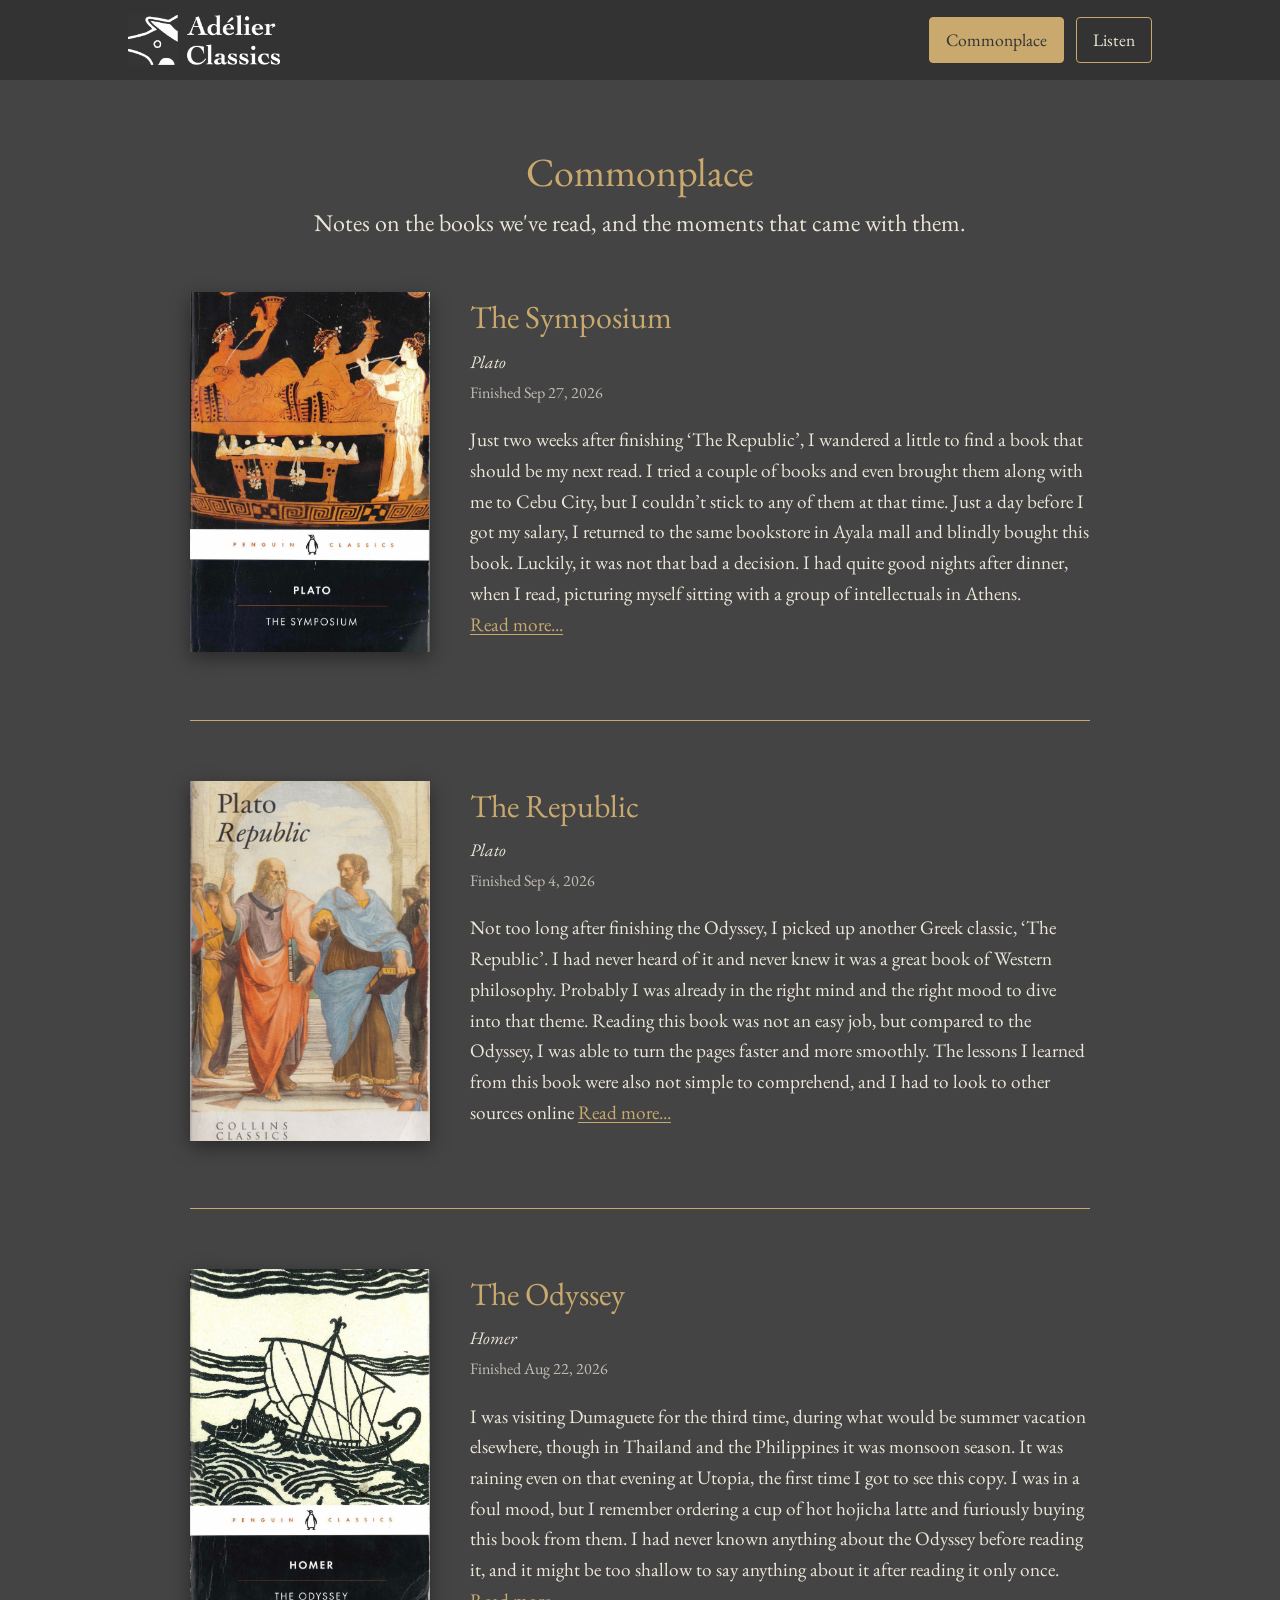
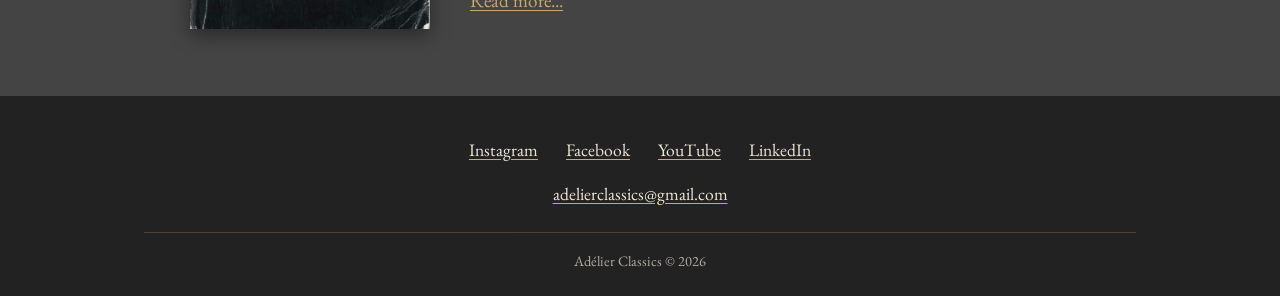
<file: commonplace.html>
<!DOCTYPE html>
<html lang="en">
<head>
    <meta charset="UTF-8">
    <meta name="viewport" content="width=device-width, initial-scale=1.0">
    <title>Commonplace · Adélier Classics</title>
    <link rel="icon" href="assets/favicon/favicon.ico" type="image/x-icon">
    <link rel="preconnect" href="https://fonts.googleapis.com">
    <link rel="preconnect" href="https://fonts.gstatic.com" crossorigin>
    <link href="https://fonts.googleapis.com/css2?family=EB+Garamond:ital,wght@0,400;0,500;1,400&display=swap" rel="stylesheet">
    <link rel="stylesheet" href="styles.css">
</head>
<body>
    <header class="page-header">
        <nav>
            <div class="container container_header">
                <div class="logo">
                    <a class="navlogo" href="index.html"><img src="assets/logo/g15.png" alt="Adélier Classics logo"></a>
                </div>
                <div class="nav-actions">
                    <a class="nav-listen" href="commonplace.html" aria-current="page">Commonplace</a>
                    <a class="nav-listen" href="index.html#podcast">Listen</a>
                </div>
            </div>
        </nav>
    </header>
    <main class="commonplace">
        <div class="container">
            <h1>Commonplace</h1>
            <p class="commonplace-intro">Notes on the books we've read, and the moments that came with them.</p>

            <!-- To add a book: copy one <article class="book"> block, change the image, title, author and notes. -->
            <article class="book" id="symposium">
                <img src="assets/images/platon_symposium.jpg" alt="Cover of Plato's Symposium">
                <div class="book-text">
                    <h2>The Symposium</h2>
                    <p class="book-author">Plato</p>
                    <p class="book-finished">Finished <time datetime="2026-09-27">Sep 27, 2026</time></p>
                    <p>Just two weeks after finishing ‘The Republic’, I wandered a little to find a book that should be my next read. I tried a couple of books and even brought them along with me to Cebu City, but I couldn’t stick to any of them at that time. Just a day before I got my salary, I returned to the same bookstore in Ayala mall and blindly bought this book. Luckily, it was not that bad a decision. I had quite good nights after dinner, when I read, picturing myself sitting with a group of intellectuals in Athens. <button type="button" class="read-more" aria-expanded="false">Read more...</button></p>
                    <p class="note-more" hidden>Actually, before I got the Symposium, around 9/11, I went through a rough few days. During the weekend of that week, I started doing my so-called pilgrimage. I walked from the hostel I stayed in, in Cebu, to the Temple of Leah in Busay. On the way back, I had also brought a copy of the Iliad with me, so I paused and read while waiting for the rain to stop. (It was a heavy rain, and it was a Collins Classics copy.) At the bottom of the mountain there was already a town, Busay town, I think. I got a haircut there, and until today I still haven’t had a new one. The walk that day was around 32,000 steps. I had a good Saturday.</p>
                    <p class="note-more" hidden>During the Temple of Leah trip, I wrote to myself about this word called ‘love’. A few days after that, I bought this book and read a few pages a day after dinner (there was an authentic Thai restaurant in Cebu, thanks to a colleague!), and I finished reading it in less than two weeks. It was still an enjoyable read, and I missed that first-hand feeling of imagining I was sitting with the thinkers of Athens.</p>
                    <p class="note-more book-details" hidden>Finished at the floating cottage in Dauis, Bohol · Acquired <time datetime="2026-09">mid-September 2026</time> from Fullybooked, Ayala Central Bloc, Cebu</p>
                    <p class="note-more" hidden><button type="button" class="read-less">Show less</button></p>
                </div>
            </article>

            <article class="book" id="republic">
                <img src="assets/images/plato_republic.jpg" alt="Cover of Plato's Republic">
                <div class="book-text">
                    <h2>The Republic</h2>
                    <p class="book-author">Plato</p>
                    <p class="book-finished">Finished <time datetime="2026-09-04">Sep 4, 2026</time></p>
                    <p>Not too long after finishing the Odyssey, I picked up another Greek classic, ‘The Republic’. I had never heard of it and never knew it was a great book of Western philosophy. Probably I was already in the right mind and the right mood to dive into that theme. Reading this book was not an easy job, but compared to the Odyssey, I was able to turn the pages faster and more smoothly. The lessons I learned from this book were also not simple to comprehend, and I had to look to other sources online <button type="button" class="read-more" aria-expanded="false">Read more...</button><span class="note-more" hidden>to ensure that I would not end up applying Plato’s or Socrates’ theories wrongly.</span></p>
                    <p class="note-more" hidden>I enjoyed thinking about the main part of the book: just and unjust, and who each of us would be in a city, which role we would take, not by choice but by our personalities. I couldn’t help thinking along with the book about what a just city would look like if we could see it in the real world, and which country is the most accurate example of a just city. Oh, I remember I brought this book to Tubigon too, and I probably read the last chapter there, on top of a mountain in Tubigon during sunset, after a long walk from the town to the mountain.</p> 
                    <p class="note-more" hidden>I finished this book in Dauis at the floating cottage on an ordinary Friday morning at sunrise. I even thought of opening a café called ‘The Republic’ right here in Tagbilaran City, which I haven’t done. What this book introduced to me was not just a philosophical way of thinking, but also that I can find a path to enjoying myself with such a classic and intellectual book. I hope that isn’t too much to describe.</p>
                    <p class="note-more book-details" hidden>Finished at the floating cottage in Dauis, Bohol · Acquired <time datetime="2026-07">July 2026</time> from Fullybooked, Ayala Central Bloc, Cebu</p>
                    <p class="note-more" hidden><button type="button" class="read-less">Show less</button></p>
                </div>
            </article>

            <article class="book" id="odyssey">
                <img src="assets/images/homer_odyssey_.jpg" alt="Cover of Homer's Odyssey">
                <div class="book-text">
                    <h2>The Odyssey</h2>
                    <p class="book-author">Homer</p>
                    <p class="book-finished">Finished <time datetime="2026-08-22">Aug 22, 2026</time></p>
                    <p>I was visiting Dumaguete for the third time, during what would be summer vacation elsewhere, though in Thailand and the Philippines it was monsoon season. It was raining even on that evening at Utopia, the first time I got to see this copy. I was in a foul mood, but I remember ordering a cup of hot hojicha latte and furiously buying this book from them. I had never known anything about the Odyssey before reading it, and it might be too shallow to say anything about it after reading it only once. <button type="button" class="read-more" aria-expanded="false">Read more...</button></p>
                    <p class="note-more" hidden>Writing today, almost three months have passed since that day. What has changed? I have accepted my mistakes. They come from my own habits and addictions, and I am not the noble man I wanted to be. Things went wrong, and I couldn’t even follow the flow. If I had been one of the soldiers in the group, I would probably have been fooled on the witch’s island and turned into a pig, and if Odysseus hadn’t saved us, I would never have made it back to my homeland to meet my wife again. If that is not too much to say...</p>

                    <p class="note-more" hidden>Anyway, that's what happens in the poem, and how much of it I could bring into my real life, I couldn't say. I wish magic and fantasy were happening not only in the story but also here at my writing table in Tagbilaran. Okay, I think this is starting to get out of control. Let's pause it here.</p>
                    <p class="note-more book-details" hidden>Finished at the floating cottage in Dauis, Bohol · Acquired <time datetime="2026-08-03">Aug 3, 2026</time> from Utopia, a secondhand bookstore and café in Dumaguete City</p>
                    <p class="note-more" hidden><button type="button" class="read-less">Show less</button></p>
                </div>
            </article>
        </div>
    </main>
    <footer>
        <div class="container">
            <div class="footer-links">
                <a href="https://www.instagram.com/adelierclassics/" target="_blank" rel="noopener noreferrer">Instagram</a>
                <a href="https://www.facebook.com/adelierclassics" target="_blank" rel="noopener noreferrer">Facebook</a>
                <a href="https://youtube.com/@adelierclassics" target="_blank" rel="noopener noreferrer">YouTube</a>
                <a href="https://www.linkedin.com/company/adelierclassics/" target="_blank" rel="noopener noreferrer">LinkedIn</a>
            </div>
            <p class="footer-contact"><a href="mailto:adelierclassics@gmail.com">adelierclassics@gmail.com</a></p>
            <p class="footer-copy">Adélier Classics &copy; 2026</p>
        </div>
    </footer>
    <script>
        document.querySelectorAll('.book-text').forEach(function (text) {
            var more = text.querySelector('.read-more');
            if (!more) return;
            var less = text.querySelector('.read-less');
            var extra = text.querySelectorAll('.note-more');

            function setOpen(open) {
                extra.forEach(function (el) {
                    el.hidden = !open;
                });
                more.hidden = open;
                more.setAttribute('aria-expanded', String(open));
            }

            more.addEventListener('click', function () {
                setOpen(true);
                less.focus();
            });

            less.addEventListener('click', function () {
                setOpen(false);
                more.focus();
            });

            // A link like commonplace.html#symposium opens that book's full note.
            text.closest('.book').openNote = function () {
                setOpen(true);
            };
        });

        function openLinkedNote() {
            var book = document.getElementById(location.hash.slice(1));
            if (book && book.openNote) {
                book.openNote();
                book.scrollIntoView();
            }
        }
        openLinkedNote();
        window.addEventListener('hashchange', openLinkedNote);
    </script>
</body>
</html>
</file>
<file: styles.css>
:root {
    --font-serif: 'EB Garamond', Georgia, 'Times New Roman', serif;
    --text: #ece6d8;
    --accent: #c9a96e;
}

/* Reset some default styles */
body, h1, h2, h3, p, a {
    margin: 0;
    padding: 0;
}

html {
    scroll-behavior: smooth;
}

body {
    font-family: var(--font-serif);
    font-size: 1.1rem;
    line-height: 1.6;
    color: var(--text);
    background-color: #444;
}

header {
    background: #444;
    color: var(--text);
    padding-bottom: 60px;
}

.page-header {
    padding-bottom: 0;
}

nav {
    background: #333;
    padding: 15px 0;
}

.navlogo {
    list-style: unset;
    display: flex;
}

.nav-links {
    list-style: none;
    display: flex;
    justify-content: center;
}

.nav-links li {
    margin: 0 15px;
}

.nav-links a {
    color: var(--text);
    text-decoration: none;
    font-size: 1rem;
}

.nav-links a:hover {
    text-decoration: underline;
}

.logo img {
    height: 50px;
    display: flex;
}

.hero {
    text-align: center;
    padding: 80px 20px;
    background: #444;
    font-family: var(--font-serif);
}

.hero h1 {
    margin-bottom: 20px;
    font-size: clamp(1.5rem, 4vw, 2.5rem);
    color: var(--accent);
    font-weight: 400;
}

.hero p {
    margin-bottom: 20px;
    font-size: clamp(1.8rem, 5vw, 4.2rem);
    line-height: 1.3;
}

/* .cta-button {
    display: inline-block;
    padding: 15px 30px;
    font-size: 1rem;
    color: #fff;
    background: #555;
    text-decoration: none;
    border-radius: 5px;
}

.cta-button:hover {
    background: #666;
} */

section {
    padding: 60px 20px;
    text-align: center;
}

section h2 {
    margin-bottom: 20px;
    font-size: 2rem;
}

.podcast {
    background: #3a3a3a;
    border-top: 1px solid var(--accent);
    font-family: var(--font-serif);
}

.podcast h2 {
    font-size: clamp(1.5rem, 4vw, 2.5rem);
    color: var(--accent);
    font-weight: 400;
}

.podcast p {
    margin-bottom: 20px;
    font-size: clamp(1.1rem, 2.5vw, 1.5rem);
}

.podcast img {
    border: none;
    max-width: 100%;
    height: auto;
}

.app {
    background: #444;
    border-top: 1px solid var(--accent);
    font-family: var(--font-serif);
}

.app-logo {
    display: block;
    width: 140px;
    height: 140px;
    margin: 0 auto 20px;
    border-radius: 50%;
    background: var(--text);
    object-fit: cover;
}

.app h2 {
    font-size: clamp(1.5rem, 4vw, 2.5rem);
    color: var(--accent);
    font-weight: 400;
}

.app p {
    max-width: 700px;
    margin: 0 auto 20px;
    font-size: clamp(1.1rem, 2.5vw, 1.5rem);
}

.app-links {
    display: flex;
    justify-content: center;
    flex-wrap: wrap;
    gap: 12px;
}

.app-links a {
    color: var(--text);
    text-decoration: none;
    padding: 8px 16px;
    border: 1px solid var(--accent);
    border-radius: 4px;
}

.app-links a:hover,
.app-links a:focus-visible {
    background: var(--accent);
    color: #333;
}

.feature {
    margin-bottom: 30px;
}

footer {
    background: #222;
    color: var(--text);
    padding: 40px 20px 24px;
    text-align: center;
}

footer a {
    color: var(--text);
    text-decoration-color: var(--accent);
    text-underline-offset: 3px;
}

footer a:hover,
footer a:focus-visible {
    color: var(--accent);
}

.footer-links {
    display: flex;
    justify-content: center;
    flex-wrap: wrap;
    gap: 8px 28px;
    margin-bottom: 16px;
}

.footer-contact {
    margin-bottom: 24px;
}

.footer-copy {
    padding-top: 16px;
    border-top: 1px solid rgba(201, 169, 110, 0.35);
    font-size: 0.9rem;
    opacity: 0.7;
}

.container {
    width: 80%;
    margin: 0 auto;
}

.container_header {
    display: flex;
    align-items: center;
    justify-content: space-between;
}

.nav-listen {
    color: var(--text);
    text-decoration: none;
    font-family: var(--font-serif);
    font-size: 1.1rem;
    padding: 8px 16px;
    border: 1px solid var(--accent);
    border-radius: 4px;
}

.nav-actions {
    display: flex;
    gap: 12px;
}

.nav-listen:hover,
.nav-listen:focus-visible,
.nav-listen[aria-current="page"] {
    background: var(--accent);
    color: #333;
}

.commonplace {
    padding: 60px 20px;
}

.commonplace h1 {
    text-align: center;
    font-size: clamp(1.5rem, 4vw, 2.5rem);
    color: var(--accent);
    font-weight: 400;
}

.commonplace-intro {
    text-align: center;
    margin-bottom: 50px;
    font-size: clamp(1.1rem, 2.5vw, 1.5rem);
}

.book {
    display: flex;
    gap: 40px;
    align-items: flex-start;
    max-width: 900px;
    margin: 0 auto 60px;
    padding-bottom: 60px;
    border-bottom: 1px solid var(--accent);
}

.book {
    scroll-margin-top: 20px;
}

.book:last-child {
    margin-bottom: 0;
    padding-bottom: 0;
    border-bottom: none;
}

.book img {
    flex: 0 0 240px;
    width: 240px;
    aspect-ratio: 2 / 3;
    object-fit: cover;
    background: #3a3a3a;
    box-shadow: 0 6px 18px rgba(0, 0, 0, 0.4);
}

.book-text h2 {
    margin-bottom: 4px;
    font-size: clamp(1.5rem, 3vw, 2rem);
    font-weight: 400;
    color: var(--accent);
}

.book-author {
    margin-bottom: 4px;
    font-style: italic;
}

.book-finished,
.book-details {
    margin-bottom: 20px;
    font-size: 1rem;
    opacity: 0.75;
}

.read-more,
.read-less {
    padding: 0;
    border: none;
    background: none;
    font: inherit;
    color: var(--accent);
    text-decoration: underline;
    text-underline-offset: 3px;
    cursor: pointer;
}

.read-more:hover,
.read-more:focus-visible,
.read-less:hover,
.read-less:focus-visible {
    text-decoration-thickness: 2px;
}

.book-text p:not(.book-author):not(.book-finished):not(.book-details) {
    margin-bottom: 1em;
    font-size: 1.2rem;
}

@media only screen and (max-width: 600px) {
    .hero {
        padding: 40px 10px;
    }
    .container {
        width: 92%;
    }
    .nav-actions {
        gap: 8px;
    }
    .nav-listen {
        padding: 6px 10px;
        font-size: 1rem;
    }
    .book {
        flex-direction: column;
        align-items: center;
        gap: 24px;
    }
    .book img {
        flex: none;
        width: 70%;
        max-width: 240px;
    }
}
</file>
